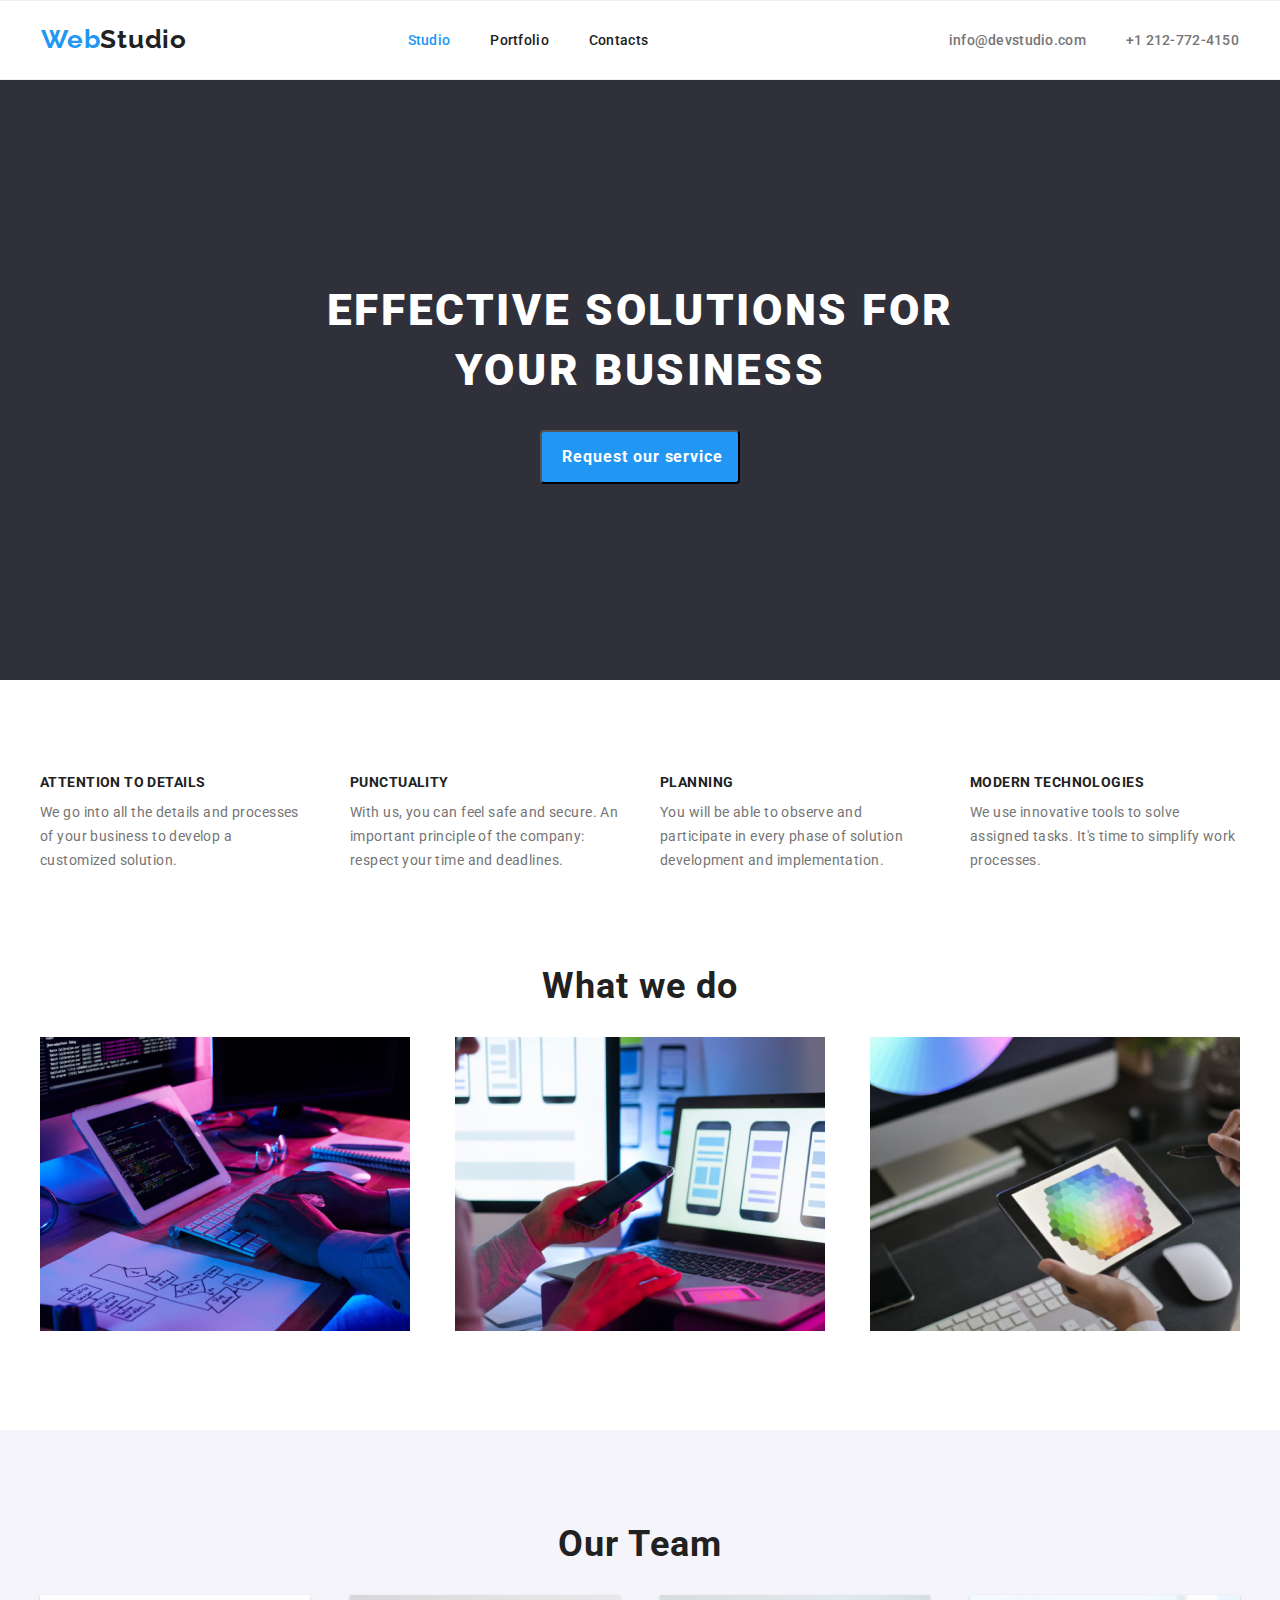
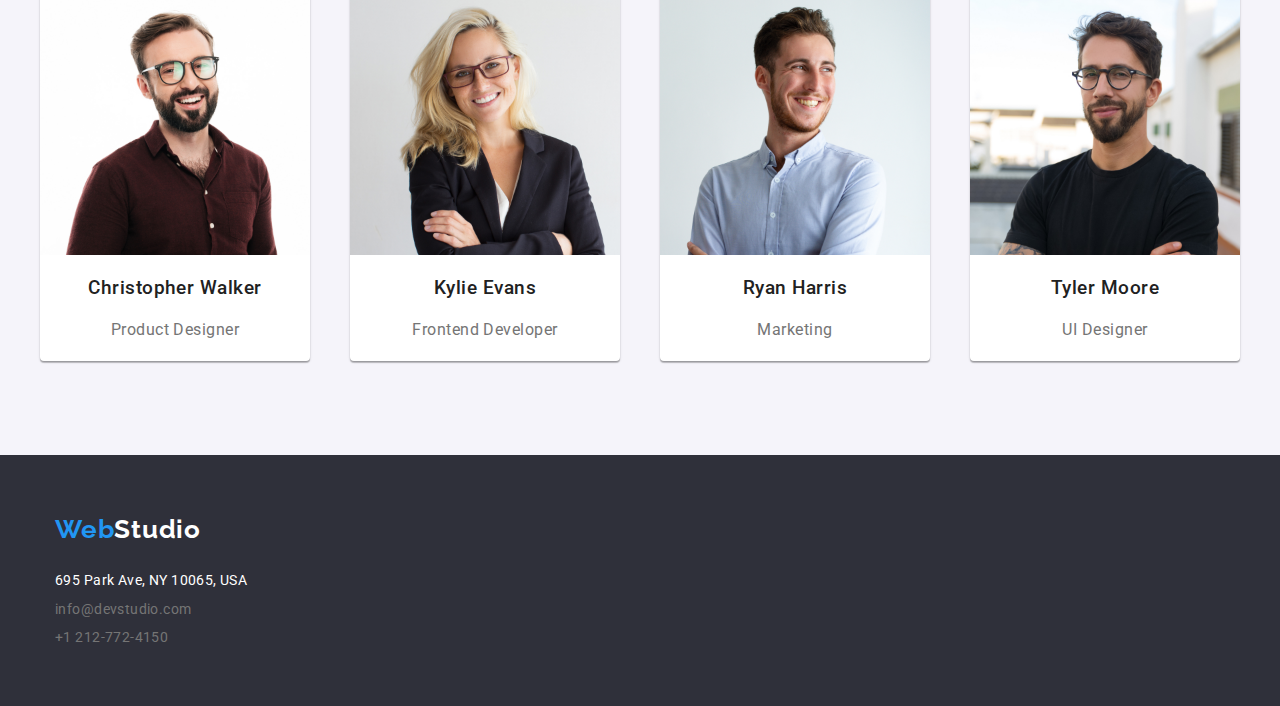
<file: index.html>
<!DOCTYPE html>
<html lang="en">
	<head>
		<meta charset="UTF-8" />
		<meta name="viewport" content="width=device-width, initial-scale=1.0" />
		<title>Studio</title>
		<link rel="preconnect" href="https://fonts.googleapis.com" />
		<link rel="preconnect" href="https://fonts.gstatic.com" crossorigin />
		<link
			rel="stylesheet"
			href="https://cdnjs.cloudflare.com/ajax/libs/modern-normalize/1.0.0/modern-normalize.min.css"
		/>
		<link
			href="https://fonts.googleapis.com/css2?family=Raleway:wght@700&family=Roboto:wght@400;500;700;900&display=swap"
			rel="stylesheet"
		/>
		<link rel="stylesheet" href="css/styles.css" />
	</head>
	<body class="container">
		<header class="global-header">
			<a href="index.html" class="logo"><span>Web</span>Studio</a>
			<nav>
				<ul class="navigation-tabs">
					<li><a href="index.html" class="active-link link">Studio</a></li>
					<li><a href="portfolio.html" class="link">Portfolio</a></li>
					<li><a href="contacts.html" class="link">Contacts</a></li>
				</ul>
			</nav>
			<ul class="mail-phone">
				<li>
					<a href="mailto:info@devstudio.com" class="link"
						>info@devstudio.com</a
					>
				</li>
				<li><a href="tel:+12127724150" class="link">+1 212-772-4150</a></li>
			</ul>
		</header>
		<main class="main-section">
			<section class="main-section-intro">
				<h1>EFFECTIVE SOLUTIONS FOR YOUR BUSINESS</h1>
				<button type="button">Request our service</button>
			</section>
			<section>
				<ul class="our-assets">
					<li class="our-assets-card">
						<h2 class="main-title">ATTENTION TO DETAILS</h2>
						<p>
							We go into all the details and processes of your business to
							develop a customized solution.
						</p>
					</li>
					<li class="our-assets-card">
						<h2 class="main-title">PUNCTUALITY</h2>
						<p>
							With us, you can feel safe and secure. An important principle of
							the company: respect your time and deadlines.
						</p>
					</li>
					<li class="our-assets-card">
						<h2 class="main-title">PLANNING</h2>
						<p>
							You will be able to observe and participate in every phase of
							solution development and implementation.
						</p>
					</li>
					<li class="our-assets-card">
						<h2 class="main-title">MODERN TECHNOLOGIES</h2>
						<p>
							We use innovative tools to solve assigned tasks. It's time to
							simplify work processes.
						</p>
					</li>
				</ul>
			</section>
			<section class="section">
				<h2 class="section-header">What we do</h2>
				<ul class="our-job-list">
					<li>
						<img
							src="images/box_1.jpg"
							alt="person working on 2 screens, typing on keyboard"
							height="294"
							width="370"
						/>
					</li>
					<li>
						<img
							src="images/box_2.jpg"
							alt="person connecting phone with laptop"
							height="294"
							width="370"
						/>
					</li>
					<li>
						<img
							src="images/box_3.jpg"
							alt="person working on ipad"
							height="294"
							width="370"
						/>
					</li>
				</ul>
			</section>
			<section class="section our-team-section">
				<h2 class="section-header">Our Team</h2>
				<ul class="our-team">
					<li class="our-team-card">
						<img
							src="images/team_card_1.jpg"
							alt="Christopher Walker"
							height="260"
							width="270"
						/>
						<h3>Christopher Walker</h3>
						<h4>Product Designer</h4>
					</li>
					<li class="our-team-card">
						<img
							src="images/team_card_2.jpg"
							alt="Kylie Evans"
							height="260"
							width="270"
						/>
						<h3>Kylie Evans</h3>
						<h4>Frontend Developer</h4>
					</li>
					<li class="our-team-card">
						<img
							src="images/team_card_3.jpg"
							alt="Ryan Harris"
							height="260"
							width="270"
						/>
						<h3>Ryan Harris</h3>
						<h4>Marketing</h4>
					</li>
					<li class="our-team-card">
						<img
							src="images/team_card_4.jpg"
							alt="Tyler Moore"
							height="260"
							width="270"
						/>
						<h3>Tyler Moore</h3>
						<h4>UI Designer</h4>
					</li>
				</ul>
			</section>
		</main>
		<div class="footer-section">
			<footer class="global-footer">
				<a href="index.html" class="logo"><span>Web</span>Studio</a>
				<address class="mail-phone">
					<div>695 Park Ave, NY 10065, USA</div>
					<a href="mailto:info@devstudio.com">info@devstudio.com</a>
					<a href="+1-212-772-4150">+1 212-772-4150</a>
				</address>
			</footer>
		</div>
	</body>
</html>
</file>
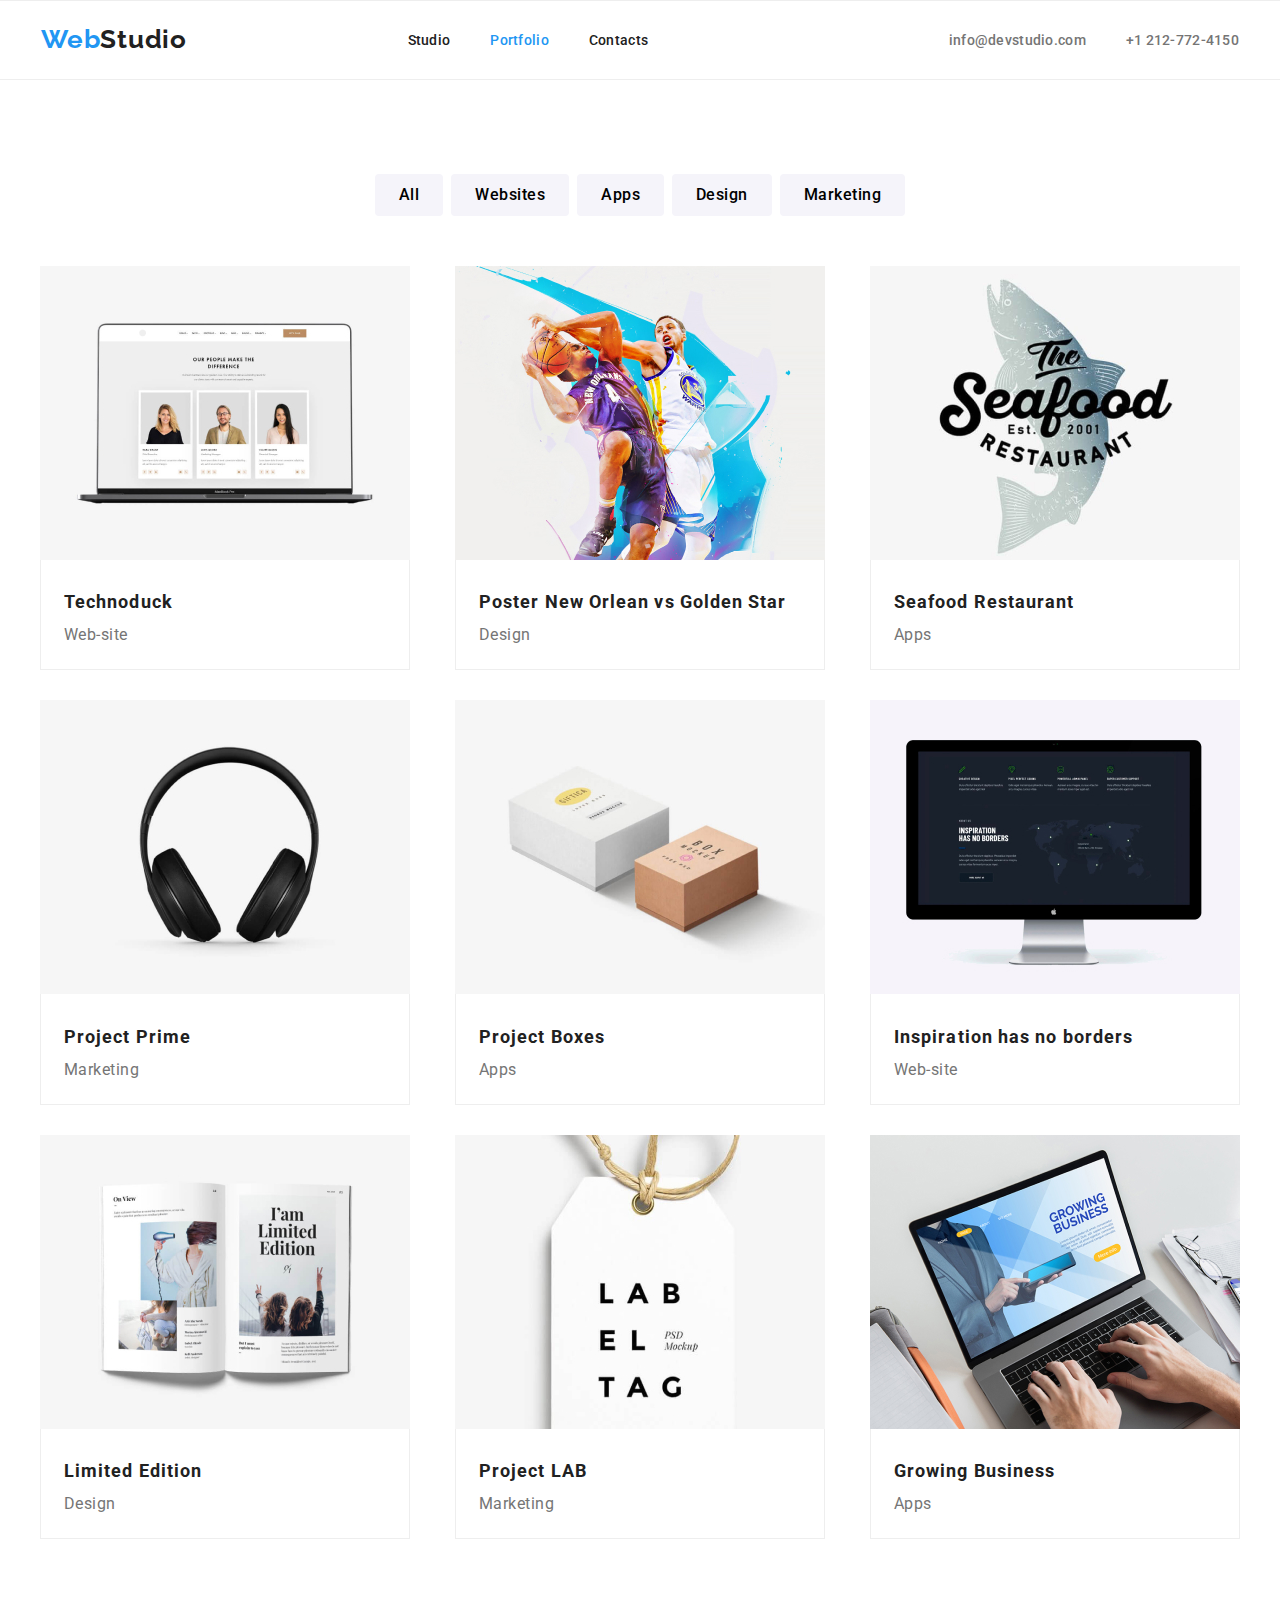
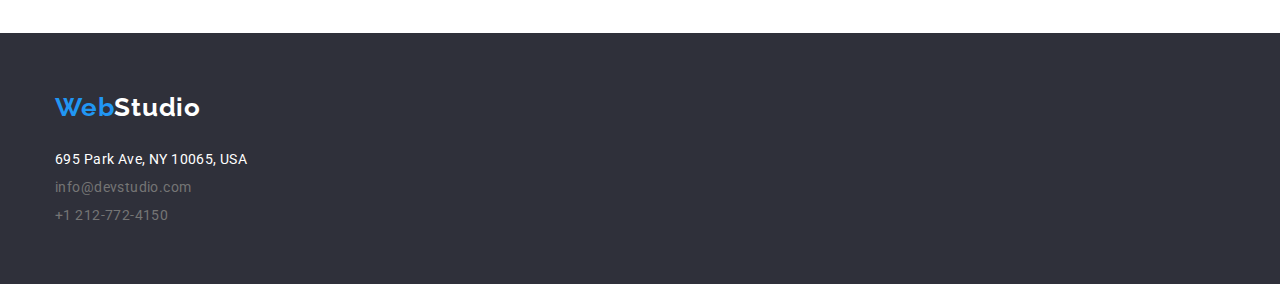
<file: portfolio.html>
<!DOCTYPE html>
<html lang="en">
	<head>
		<meta charset="UTF-8" />
		<meta name="viewport" content="width=device-width, initial-scale=1.0" />
		<title>Portfolio</title>
		<link rel="preconnect" href="https://fonts.googleapis.com" />
		<link rel="preconnect" href="https://fonts.gstatic.com" crossorigin />
		<link
			rel="stylesheet"
			href="https://cdnjs.cloudflare.com/ajax/libs/modern-normalize/1.0.0/modern-normalize.min.css"
		/>
		<link
			href="https://fonts.googleapis.com/css2?family=Raleway:wght@700&family=Roboto:wght@400;500;700;900&display=swap"
			rel="stylesheet"
		/>
		<link rel="stylesheet" href="css/styles.css" />
	</head>
	<body class="container">
		<header class="global-header">
			<a href="index.html" class="logo"><span>Web</span>Studio</a>
			<nav class="header-navigation">
				<ul class="navigation-tabs">
					<li><a href="index.html" class="link">Studio</a></li>
					<li>
						<a href="portfolio.html" class="active-link link">Portfolio</a>
					</li>
					<li><a href="contacts.html" class="link">Contacts</a></li>
				</ul>
			</nav>
			<ul class="mail-phone">
				<li>
					<a href="mailto:info@devstudio.com" class="link"
						>info@devstudio.com</a
					>
				</li>
				<li><a href="tel:+12127724150" class="link">+1 212-772-4150</a></li>
			</ul>
		</header>
		<main class="section portfolio-main-section">
			<ul class="portfolio-button-list">
				<li><button type="button">All</button></li>
				<li><button type="button">Websites</button></li>
				<li><button type="button">Apps</button></li>
				<li><button type="button">Design</button></li>
				<li><button type="button">Marketing</button></li>
			</ul>
			<ul class="project-list">
				<li class="project-card">
					<img
						src="images/technoduck.jpg"
						alt="technoduck_project"
						width="370"
					/>
					<h3>Technoduck</h3>
					<h4>Web-site</h4>
				</li>
				<li class="project-card">
					<img
						src="images/poster_new_orleans.jpg"
						alt="poster_new_orleans"
						width="370"
					/>
					<h3>Poster New Orlean vs Golden Star</h3>
					<h4>Design</h4>
				</li>
				<li class="project-card">
					<img
						src="images/seafood_restaurant.jpg"
						alt="seafood_restaurant"
						width="370"
					/>
					<h3>Seafood Restaurant</h3>
					<h4>Apps</h4>
				</li>
				<li class="project-card">
					<img src="images/project_prime.jpg" alt="project_prime" width="370" />
					<h3>Project Prime</h3>
					<h4>Marketing</h4>
				</li>
				<li class="project-card">
					<img src="images/project_boxes.jpg" alt="project_boxes" width="370" />
					<h3>Project Boxes</h3>
					<h4>Apps</h4>
				</li>
				<li class="project-card">
					<img
						src="images/inspiration_no_borders.jpg"
						alt="inspiration_no_borders"
						width="370"
					/>
					<h3>Inspiration has no borders</h3>
					<h4>Web-site</h4>
				</li>
				<li class="project-card">
					<img
						src="images/limited_edition.jpg"
						alt="limited_edition"
						width="370"
					/>
					<h3>Limited Edition</h3>
					<h4>Design</h4>
				</li>
				<li class="project-card">
					<img src="images/project_lab.jpg" alt="project_lab" width="370" />
					<h3>Project LAB</h3>
					<h4>Marketing</h4>
				</li>
				<li class="project-card">
					<img
						src="images/growing_business.jpg"
						alt="growing_business"
						width="370"
					/>
					<h3>Growing Business</h3>
					<h4>Apps</h4>
				</li>
			</ul>
		</main>
		<div class="footer-section">
			<footer class="global-footer">
				<a href="index.html" class="logo"><span>Web</span>Studio</a>
				<address class="mail-phone">
					<div>695 Park Ave, NY 10065, USA</div>
					<a href="mailto:info@devstudio.com">info@devstudio.com</a>
					<a href="+1-212-772-4150">+1 212-772-4150</a>
				</address>
			</footer>
		</div>
	</body>
</html>
</file>
<file: css/styles.css>
:root {
	--dark-bg-color: #2f303a;
	--text-dark-bg-color: #ffffff;
	--text-bg-color: #212121;
	--link-color-active: #2196f3;
	--shaded-color: #757575;
}
body {
	width: 1600px;
}
.container {
	font-family: "Roboto", sans-serif;
	color: var(--text-bg-color);
	width: 1200px;
	margin: auto;
}
.section {
	padding-top: 94px;
	padding-bottom: 94px;
}
.navigation-tabs,
.mail-phone,
.our-assets,
.our-job-list,
.our-team,
.portfolio-main-section ul {
	list-style-type: none;
}
.global-header a {
	color: inherit;
	text-decoration: none;
	font-size: 14px;
	font-weight: 500;
	letter-spacing: 0.28px;
}
.global-header {
	height: 80px;
	display: flex;
	align-items: center;
	justify-content: space-between;
	border: 1px solid #eee;
	margin: 0 -200px 0 -200px;
	padding: 0 200px 0 200px;
}
.global-footer {
	background-color: var(--dark-bg-color);
	height: 251px;
}
.global-footer a {
	text-decoration: none;
}
/* urmatoarele 3 trebuie regandite--  */
.navigation-tabs,
.mail-phone {
	display: inline-flex;
	padding-left: 0;
}
.navigation-tabs .link {
	padding-right: 40px;
}
.mail-phone .link {
	padding-left: 40px;
}
.global-header .logo span,
.global-footer .logo span,
.global-header .active-link,
.global-header a:hover,
.global-header a:focus,
.global-footer a:focus,
.global-footer a:hover,
.global-footer .mail-phone a:hover,
.global-footer .mail-phone a:focus {
	color: var(--link-color-active);
}
.global-footer .logo,
.global-footer .mail-phone div {
	color: var(--text-dark-bg-color);
}
.global-footer .mail-phone {
	font-size: 14px;
	font-style: normal;
	font-weight: 400;
	letter-spacing: 0.42px;
}
.global-header a.logo,
.global-footer a.logo {
	font-family: "Raleway";
	font-size: 26px;
	font-weight: 700;
	letter-spacing: 0.78px;
}
.global-header .mail-phone,
.global-footer .mail-phone a {
	color: var(--shaded-color);
}
.footer-section .global-footer {
	padding-left: 215px;
	padding-top: 60px;
	margin: 0 -200px 0 -200px;
}
.global-footer .mail-phone {
	display: flex;
	flex-direction: column;
	padding-top: 28px;
	gap: 12px;
}
.main-section-intro {
	background-color: var(--dark-bg-color);
	height: 600px;
	display: flex;
	flex-direction: column;
	align-items: center;
	margin: 0 -200px 0 -200px;
}
.main-section .main-section-intro h1 {
	color: var(--text-dark-bg-color);
	font-size: 44px;
	font-weight: 900;
	line-height: 60px;
	letter-spacing: 2.64px;
	text-transform: uppercase;
	text-align: center;
	width: 696px;
	padding-top: 200px;
	padding-bottom: 30px;
	margin: 0;
}
.main-section .main-section-intro button {
	background-color: var(--link-color-active);
	color: var(--text-dark-bg-color);
	width: 200px;
	padding: 10px 19px 10px 20px;
	white-space: nowrap;
	text-align: center;
	font-weight: 700;
	line-height: 30px;
	letter-spacing: 0.96px;
	cursor: pointer;
	border-radius: 4px;
}
.our-assets,
.our-job-list,
.our-team {
	display: flex;
	justify-content: space-between;
	padding-left: 0;
	margin: 0;
	gap: 30px;
}
.our-assets {
	padding-top: 94px;
}
.our-assets-card {
	width: 270px;

	display: flex;
	flex-direction: column;
}
.our-assets-card .main-title,
.our-assets-card p {
	margin: 0;
	font-size: 14px;
	letter-spacing: 0.42px;
}
.our-assets-card .main-title {
	padding-bottom: 10px;
	font-weight: 700;
	text-transform: uppercase;
}
.our-assets-card p {
	color: var(--shaded-color);
	line-height: 24px;
}
.main-section section .section-header {
	text-align: center;
	font-size: 36px;
	font-weight: 700;
	letter-spacing: 1.08px;
	margin-top: 0;
	margin-bottom: 50;
}
.our-team-section {
	background-color: #f5f4fa;
	margin: 0 -200px 0 -200px;
}
.our-team-section .our-team .our-team-card {
	background-color: var(--text-dark-bg-color);
	width: 270px;
	border-radius: 0px 0px 4px 4px;
	border-radius: 0px 0px 4px 4px;
	box-shadow: 0px 2px 1px 0px rgba(0, 0, 0, 0.2),
		0px 1px 1px 0px rgba(0, 0, 0, 0.14), 0px 1px 3px 0px rgba(0, 0, 0, 0.12);
}
.our-team-section .our-team .our-team-card h3 {
	text-align: center;
	font-weight: 500;
	letter-spacing: 0.48px;
}
.our-team-section .our-team .our-team-card h4 {
	color: var(--shaded-color);
	text-align: center;
	font-weight: 400;
	letter-spacing: 0.48px;
}
.our-team {
	margin: 0 200px 0 200px;
}
.portfolio-main-section .portfolio-button-list button {
	background-color: #f5f4fa;
	text-align: center;
	font-weight: 500;
	line-height: 26px;
	letter-spacing: 0.48px;
	border-color: transparent;
	border-radius: 4px;
	padding: 6px 22px 6px 22px;
}
.portfolio-button-list {
	display: flex;
	flex-direction: inline-block;
	justify-content: center;
	padding-left: 0;
	margin-top: 0;
	margin-bottom: 50px;
	gap: 8px;
}
.portfolio-main-section button:hover,
.portfolio-main-section button:focus {
	color: var(--text-dark-bg-color);
	background-color: var(--link-color-active);
}

.project-list {
	display: flex;
	flex-direction: row;
	flex-wrap: wrap;
	justify-content: space-between;
	padding-left: 0;
	margin: 0;
	gap: 30px;
}
.project-card > h3 {
	font-size: 18px;
	font-weight: 700;
	line-height: 36px;
	letter-spacing: 1.08px;
	margin: 20px 24px 0 24px;
}
.project-card > h4 {
	color: var(--shaded-color);
	line-height: 30px;
	letter-spacing: 0.48px;
	font-weight: 400;
	margin: 0 24px 20px 24px;
}

.project-card {
	box-shadow: 0px 0px 0px 1px #eee inset;
}
</file>
